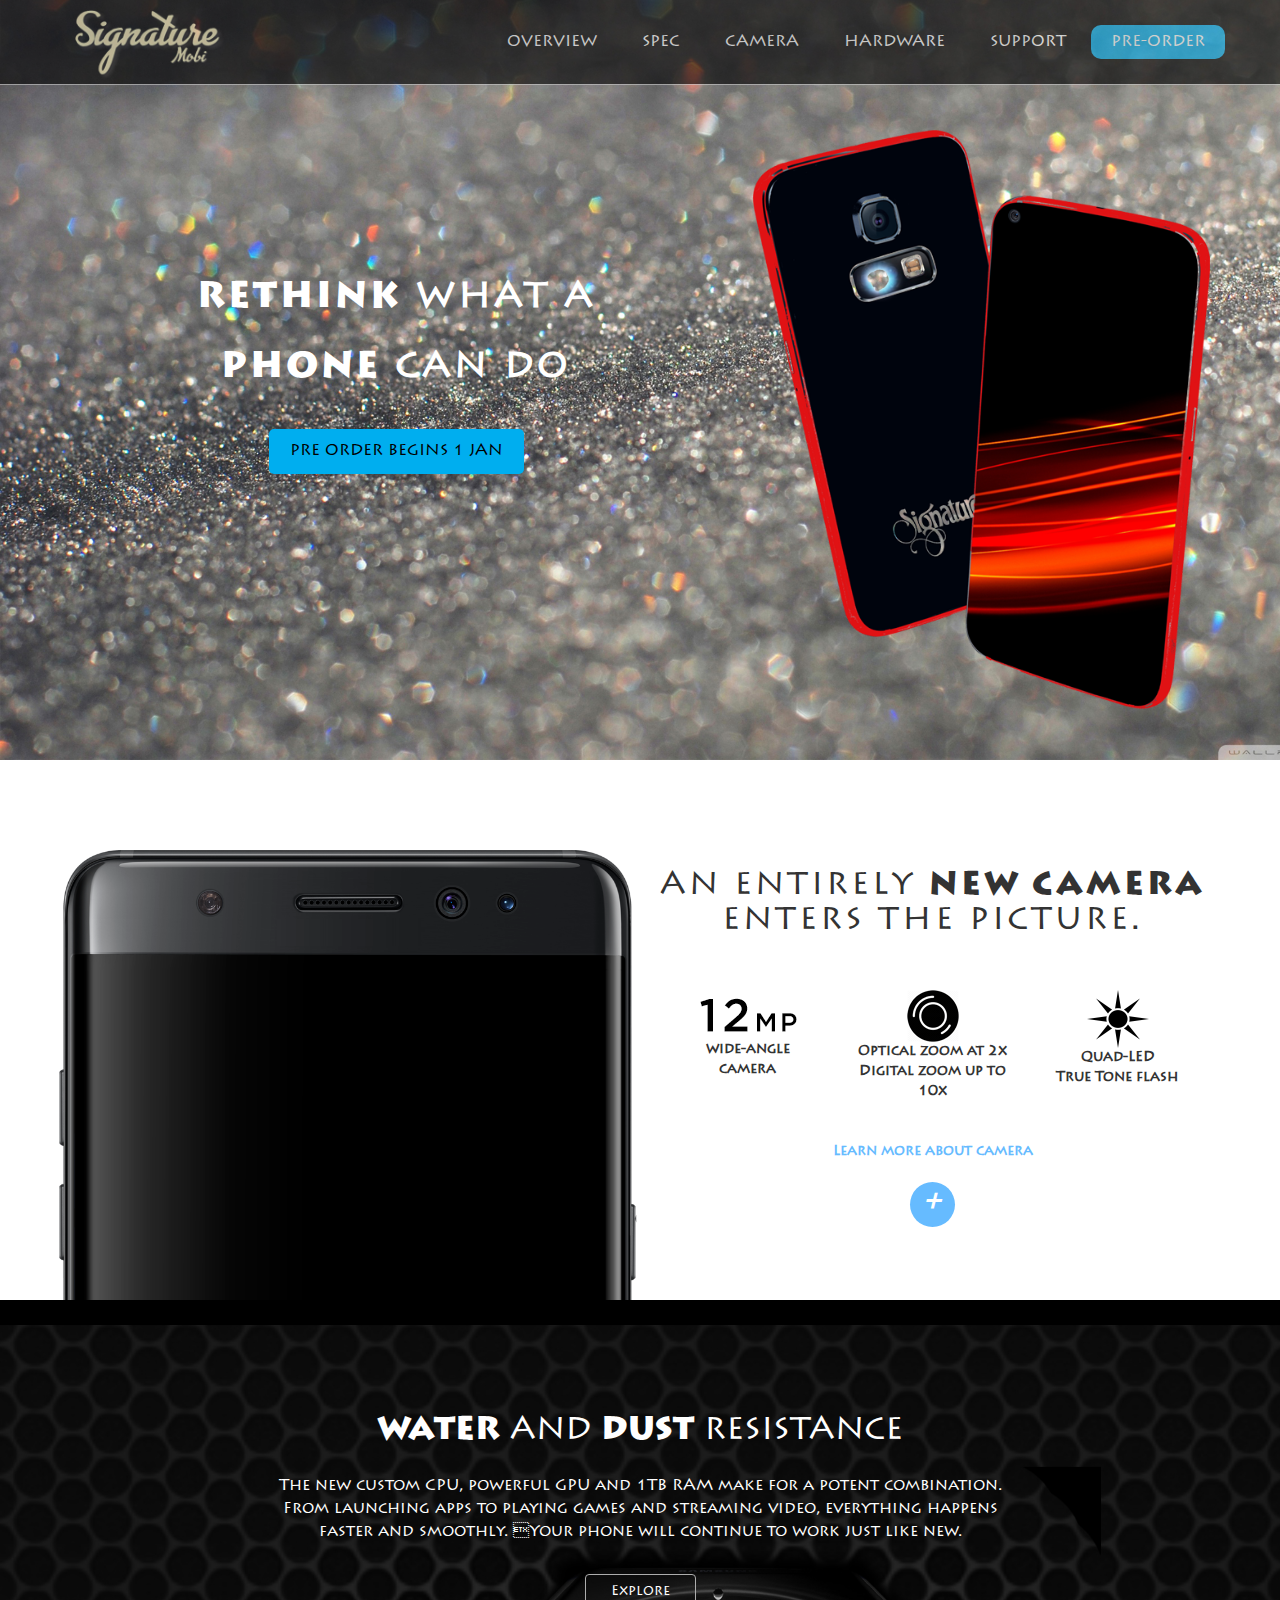
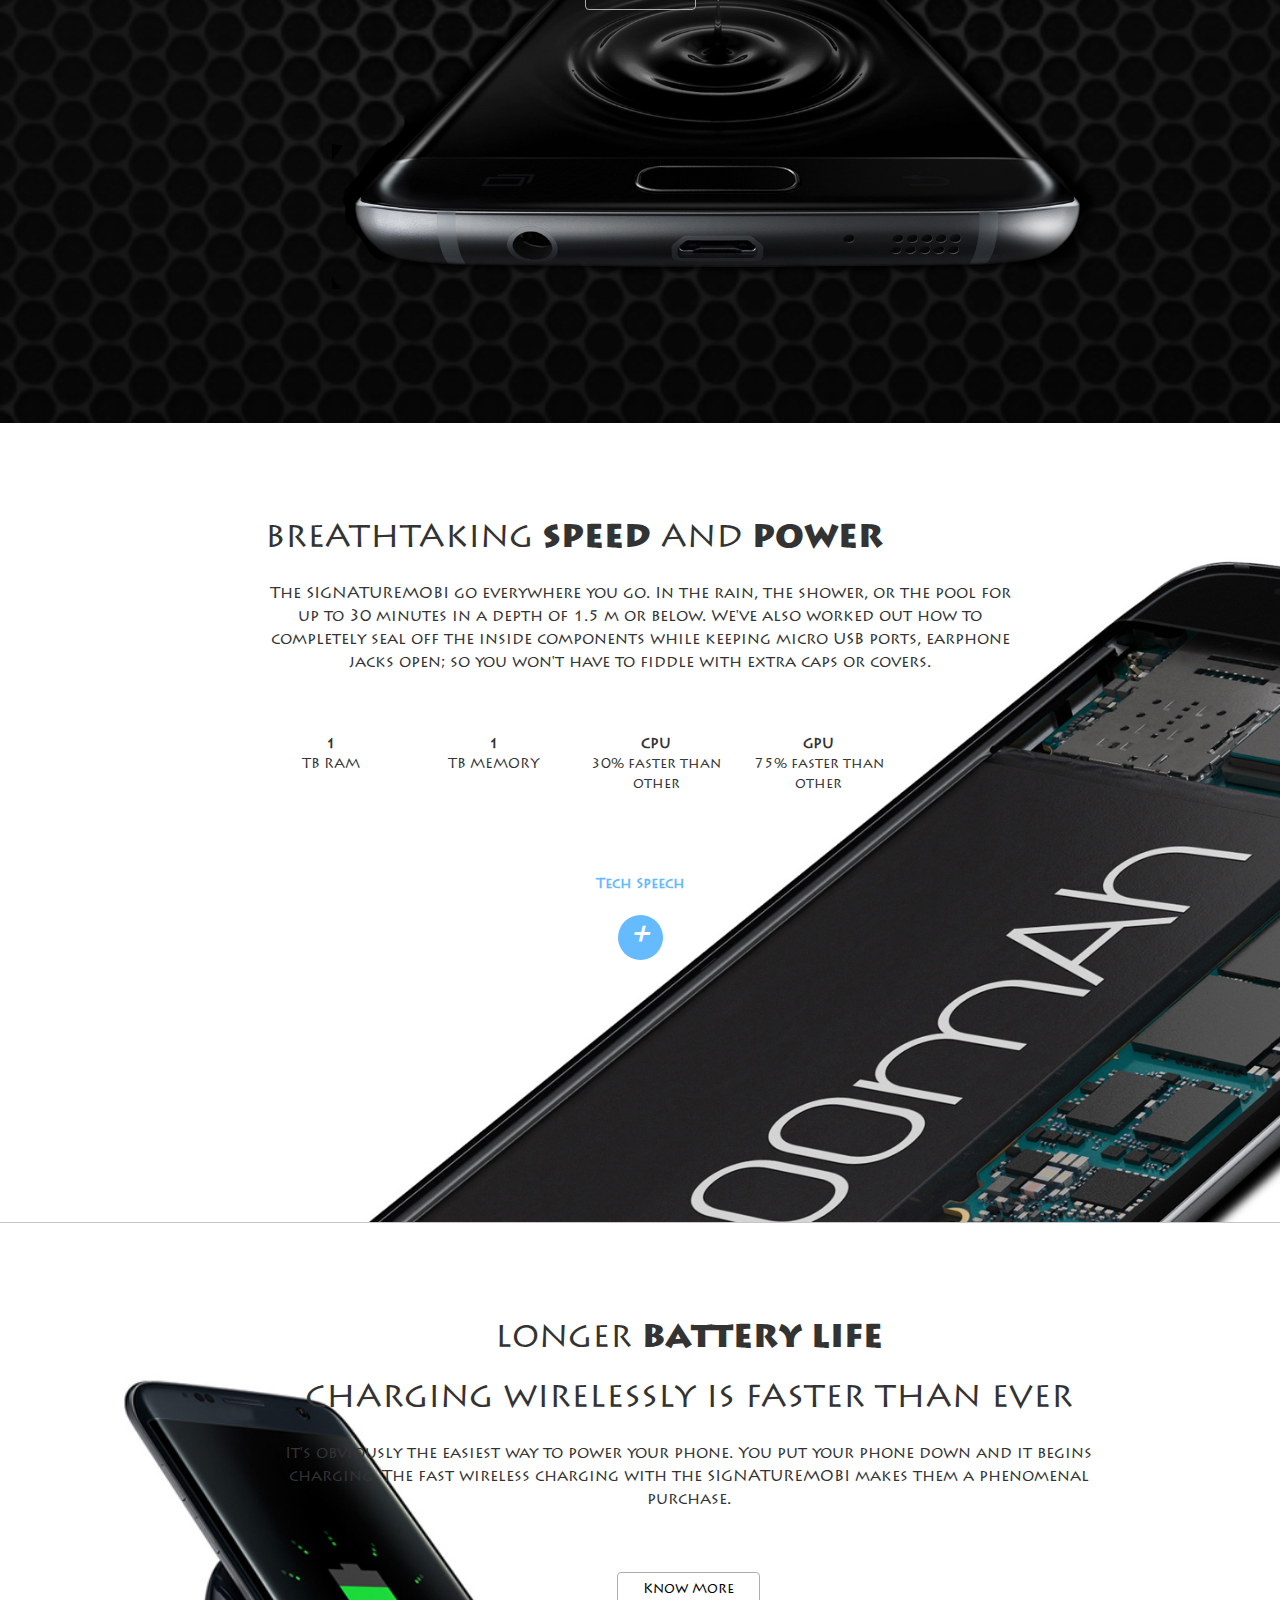
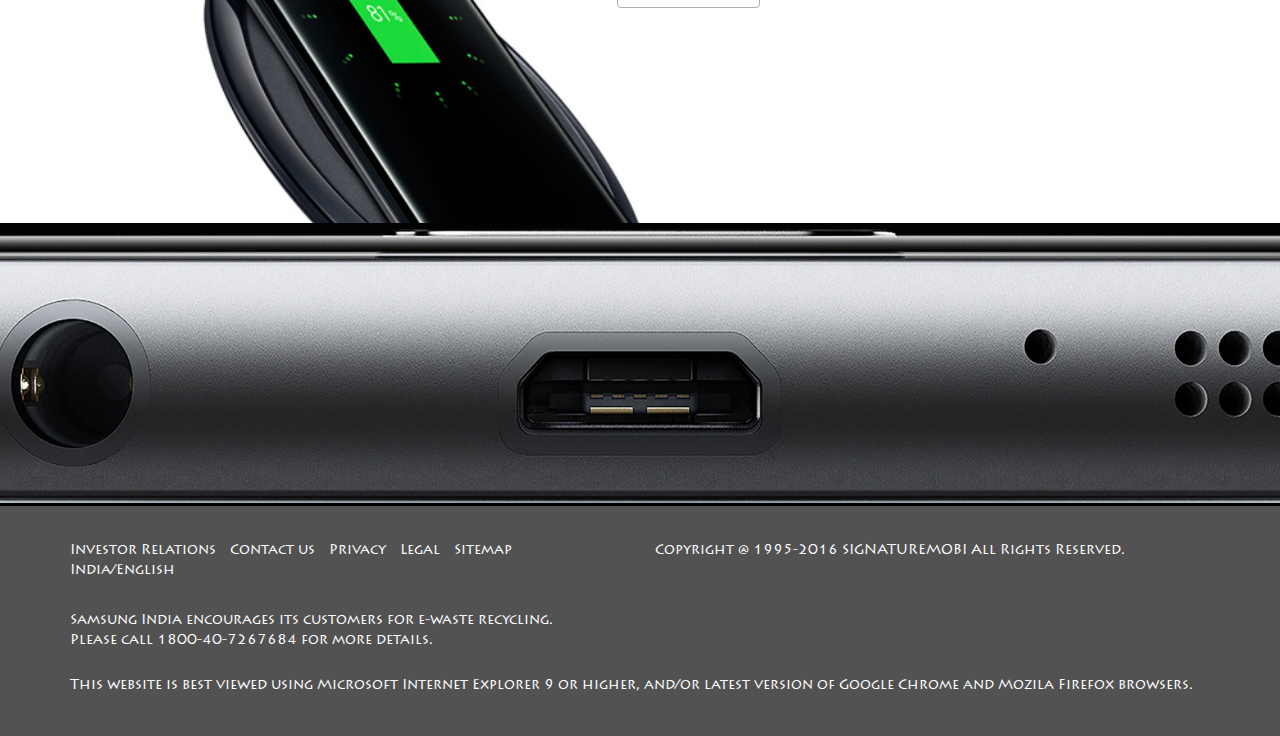
<file: v1/index.html>
<!DOCTYPE html>
<html>
<head>
	<title>Signature</title>
	<link rel="stylesheet" type="text/css" href="css/bootstrap.min.css">
	<link rel="stylesheet" type="text/css" href="css/common.css">
	<script type="text/javascript" src="js/jquery-1.12.0.min.js"></script>
	<script type="text/javascript" src="js/script.js"></script>
</head>
<body>
	<div class="wrapper">
		<section class="header-sec" id="header">			
			<header class="navbar-fixed-top affix">	
				<div class="container">			
					<div class="logo navbar-header">
						<a class="navbar-brand" href="#"><img src="images/logo.png"></a>
					</div>
					<nav class="navBar collapse navbar-collapse">
						<ul class="nav navbar-nav navbar-right">
							<li><a href="#header">OVERVIEW</a></li>
							<li><a href="#spec">SPEC</a></li>
							<li><a href="#camera">CAMERA</a></li>
							<li><a href="#hardware">HARDWARE</a></li>
							<li><a href="#support">SUPPORT</a></li>
							<li><a class="active" href="#">PRE-ORDER</a></li>
						</ul>
					</nav>
				</div>				
			</header>
								
			<div class="bnr-content">
				<div class="container">
					<div class="brr-cont row">
						<div class="bnr-cont-left col-sm-7">
							<div class="header-content">
		                        <div class="header-content-inner">
		                        	<h1><b>RETHINK</b> WHAT A <br><b>PHONE</b> CAN DO </h1>
		                        	<a href="#download" class="btn btn-outline btn-xl page-scroll">PRE order begins 1 JAN</a>
		                        </div>
		                    </div>							
						</div>
						<div class="bnr-cont-right col-sm-5">
							<img src="images/banner-mob-img.png">
						</div>
					</div>
				</div>
			</div>
		</section><!---End of Header-Sec -->

		<section class="cam-sec" id="spec">
			<div class="container">
				<div class="row">
					<div class="cam-sec-left col-md-6">
						<!-- <img src="images/mob-baner-bg2.png"> -->
					</div>
					<div class="cam-sec-right col-md-6">
						<h3>An entirely <b>new camera</b><br> enters the picture.</h3>
						<div class="cam-details clearfix">
							<div class="cam-detail-list col-md-4">
								<img src="images/pixel-icon.png">		
								<p> wide-angle <br>camera</p>						
							</div>
							<div class="cam-detail-list col-md-4">
								<img src="images/zoom-icon.png">		
								<p>Optical zoom at 2x <br>Digital zoom up to 10x</p>						
							</div>
							<div class="cam-detail-list col-md-4">
								<img src="images/led-icon.png">		
								<p>Quad-LED <br>True Tone flash</p>						
							</div>							
						</div>
						<div class="learn-more-sec">
							<a href="#">Learn more about camera <br>
								<i>+</i>
							</a>

						</div>
					</div>
				</div>
			</div>
		</section><!--- End of cam-sec -->		


		<section class="resi-sec bg-primary text-center" id="camera">
	        <div class="container">
	            <div class="row">
	                <div class="col-md-8 col-md-offset-2">
	                    <h2 class="section-heading"><b>water</b> and <b>dust</b> resistance</h2>
	                    <p>The new custom CPU, powerful GPU and 1TB RAM make for a potent combination. From launching apps to playing games and streaming video, everything happens faster and smoothly. Your phone will continue to work just like new.</p><br>
	                    <a class="btn link" href="#">Explore</a>
	                </div>
	            </div>
	        </div>
	    </section>


	    <section class="speed-sec bg-secondary text-left" id="hardware">
	        <div class="container">
	            <div class="row">
	                <div class="col-md-8 col-md-offset-2">
	                    <h2 class="section-heading">Breathtaking <b>speed</b> and <b>power</b></h2>
	                    <p class="text-center">The SIGNATUREMOBI go everywhere you go. In the rain, the shower, or the pool for up to 30 minutes in a depth of 1.5 m or below. We've also worked out how to completely seal off the inside components while keeping micro USB ports, earphone jacks open; so you won't have to fiddle with extra caps or covers.</p>
	                </div>	                
	            </div>
	            <div class="row">	            	
            		<div class="speed-test col-md-offset-2 clearfix">
	                	<div class="speed-test-list col-md-2">
	                		<b>1</b>
	                		<span>TB RAM</span>
	                	</div>
	                	<div class="speed-test-list col-md-2">
	                		<b>1</b>
	                		<span>TB MEMORY</span>
	                	</div>
	                	<div class="speed-test-list speed-test-list col-md-2">
	                		<b>CPU</b>
	                		<span>30% faster than other</span>
	                	</div>
	                	<div class="speed-test-list col-md-2">
	                		<b>GPU</b>
	                		<span>75% faster than other</span>
	                	</div>
	                </div>	            	
	            </div>

	            <div class="learn-more-sec">
					<a href="#">Tech Speech <br>
						<i>+</i>
					</a>

				</div>
	        </div>
	    </section>


	    <section class="battery-sec bg-secondary text-center" id="support">
	        <div class="container">
	            <div class="row">
	                <div class="col-md-9 col-md-offset-2">
	                    <h2 class="section-heading">Longer <b>battery life</b></h2>
	                    <h2>Charging wirelessly is faster than ever</h2>
	                    <p>It's obviously the easiest way to power your phone. You put your phone down and it begins charging. The fast wireless charging with the SIGNATUREMOBI makes them a phenomenal purchase.</p>
	                    <a class="btn link" href="#">Know More</a>
	                </div>
	            </div>
	        </div>
	    </section>

	    <section class="footer-top-sec"></section>


	    <footer class="footer-sec">
	    	<div class="container">
	    		<div class="row">
	    			<div class="col-md-6">
	    				<ul class="list-inline">
							<li><a href="#">Investor Relations</a></li>
							<li><a href="#">Contact us</a></li>
							<li><a href="#">Privacy</a></li>
							<li><a href="#">Legal</a></li>
							<li><a href="#">Sitemap</a></li>
							<li><a href="#">India/English</a></li>
						</ul>
	    			</div>
	    			<div class="col-md-6">
	    				<p>Copyright @ 1995-2016 SIGNATUREMOBI All Rights Reserved.</p>
	    			</div>
	    		</div>
	    		<p>Samsung India encourages its customers for e-waste recycling. <br>
	    			Please call 1800-40-7267684 for more details.
	    		</p>
	    		

	    		<p class="site-copyright">
	    			This website is best viewed using Microsoft Internet Explorer 9 or higher, and/or latest version of Google
	    			Chrome and Mozila Firefox browsers.
	    		</p>
	    	</div>
	    </footer>


	</div>
</body>
</html>
</file>
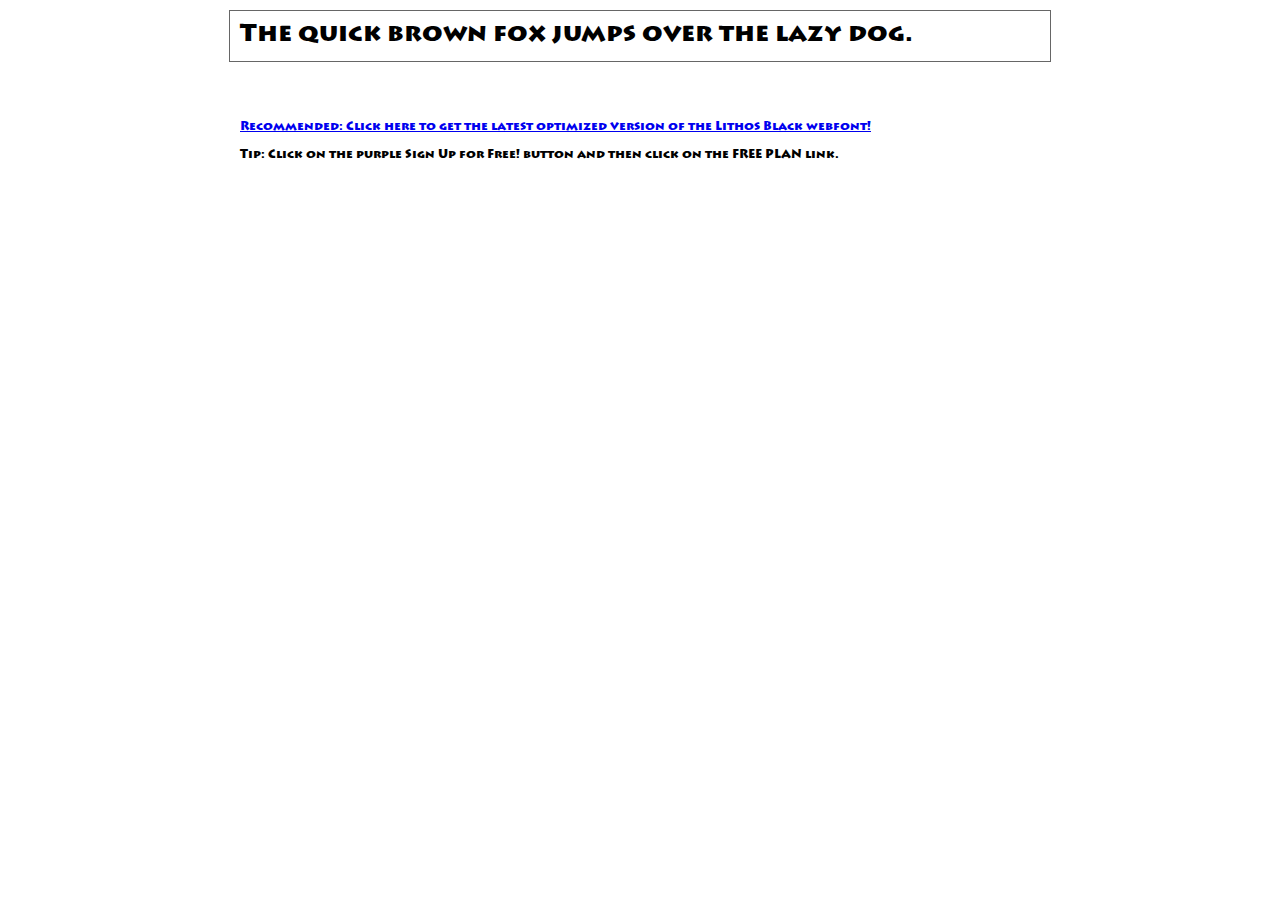
<file: v1/css/fonts/demo.html>
<!DOCTYPE html PUBLIC "-//W3C//DTD XHTML 1.0 Transitional//EN" "http://www.w3.org/TR/xhtml1/DTD/xhtml1-transitional.dtd">
<html xmlns="http://www.w3.org/1999/xhtml">
<head>
	<meta http-equiv="Content-Type" content="text/html; charset=utf-8" />
	<title>@font-face Demo</title>
	<link rel="stylesheet" href="fonts.css" type="text/css" charset="utf-8" />
	<style type="text/css">
	body {
		background-color:white;
		font-family:Verdana,Tahoma,Arial,Sans-Serif;
		color:black;
		font-size:12px;
	}

	.demo
	{
		font-family:'Conv_LithosPro-Black',Sans-Serif;
		width:800px;
		margin:10px auto;
		text-align:left;
		border:1px solid #666;
		padding:10px;
	}

	.hint
	{
		font-family:'Conv_LithosPro-Black',Sans-Serif;
		width:800px;
		margin:10px auto;
		text-align:left;
		border:1px;
		padding:10px;
	}
	</style>
</head>
<body>
	<div class="demo" style="font-size:25px">
		The quick brown fox jumps over the lazy dog.
	</div>


	<br>
	<br>
	<div class="hint">
		<a href="http://www.fonts.com/font/adobe/lithos/black/web-font?SiteId=64">Recommended: Click here to get the latest optimized version of the Lithos Black webfont!</a><br /><br />
		Tip: Click on the purple <strong>Sign Up for Free!</strong> button and then click on the <strong>FREE PLAN</strong> link.
	</div>
</body>
</html>
</file>
<file: v1/css/common.css>
@font-face {
	font-family: 'LithosPro-Regular';
	src: url('fonts/LithosPro-Regular.eot');
	src: local('☺'), url('fonts/LithosPro-Regular.woff') format('woff'), url('fonts/LithosPro-Regular.ttf') format('truetype'), url('fonts/LithosPro-Regular.svg') format('svg');
	font-weight: normal;
	font-style: normal;
}
@font-face {
	font-family: 'LithosPro-Black';
	src: url('fonts/LithosPro-Black.eot');
	src: local('☺'), url('fonts/LithosPro-Black.woff') format('woff'), url('fonts/LithosPro-Black.ttf') format('truetype'), url('fonts/LithosPro-Black.svg') format('svg');
	font-weight: normal;
	font-style: normal;
}

*{margin: 0; padding: 0;}

ul li{list-style: none;}
a{color: #fff;}
a:hover{text-decoration: none;}
.link{border: 1px solid #adadad; padding: 7px 25px;}
p{font-size: 16px;}
h1,h2,h3,h4{text-transform: uppercase;}
h1{color: #fff; letter-spacing: 3px; font-weight: bold;}
h1 b{display: inline-block; margin-bottom: 30px;font-family: 'LithosPro-Black';}
h2{font-size: 32px; margin-bottom: 25px;}
h1 b,h2 b,h3 b,h4 b{font-family: 'LithosPro-Black';}
body{font-family: 'LithosPro-Regular';}
header.affix{border-bottom: 1px solid #ccc;background: #000; opacity: .6;}
.header-sec{width: 100%; min-height: 760px; background: url(../images/banner-bg.jpg) no-repeat left top / cover;}
.header-sec .navbar-right{margin-top: 25px;}
.header-sec .navbar-right a{font-size: 16px; padding: 7px 20px;}
.header-sec .navbar-right li + li{margin-left: 5px;}
.header-sec .navbar-right a:hover, .header-sec .navbar-right a.active{color: #fff; background: #00aeef; border-radius: 10px}
.logo{width: 160px; height: 84px;}
.logo .navbar-brand{padding: 10px 5px 0;}
.brr-cont{padding: 50px 0;}
.bnr-cont-left{    padding: 130px 0; text-align: center;}
.bnr-cont-left .btn{background: #00aeef;color: #000;font-size: 16px; padding: 10px 20px; border-radius: 5px; text-transform: uppercase;}
.bnr-content{padding-top: 80px;}
.bnr-cont-right img, .cam-sec-left img{width: 100%; height: auto;}

.cam-sec{border-bottom: 15px solid #000; padding-top: 90px;}
.cam-sec-left{background: url(../images/mob-baner-bg2.png) center bottom no-repeat; background-size: contain; width: 50%; height: 450px;}
.cam-details{/*margin-bottom: 30px;*/}
.cam-sec-right h3{letter-spacing: 3px; text-align: center; font-size: 32px;margin-bottom: 50px;}
.learn-more-sec{text-align: center; margin-top: 30px;
}
.learn-more-sec a{color: #66bbff; font-size: 14px;font-weight: bold; }
.learn-more-sec a i{width: 45px; height: 45px; background: #66bbff; border-radius: 50%; display: inline-block;
    color: #fff; font-size: 28px;font-weight: bold;margin-top: 20px;}
.cam-detail-list{text-align: center;}
.cam-detail-list p{font-size: 14px; font-weight: bold;}

.resi-sec{width: 100%; min-height: 708px; background: url(../images/section-3-bg-repeat.jpg) repeat-x left top / cover; padding-top: 80px;}

.speed-sec{width: 100%; min-height: 800px; background: url(../images/section-4-bg.jpg) no-repeat right top / cover; padding-top: 80px; border-bottom: 1px solid #c6c6c6;}
.speed-test{margin-top: 50px;margin-bottom: 50px;}
.speed-test-list b, span{display: block; text-align: center;}

.battery-sec{width: 100%; min-height: 600px; background: url(../images/battery-sec.jpg) no-repeat -150px 59px / cover; padding-top: 80px;}
.battery-sec .btn.link{margin-top: 50px; color: #000;}

.footer-top-sec{width: 100%; height: 280px; background: url(../images/footer-top-bg.jpg) no-repeat left top / 100% 100%;}

.footer-sec{background: #525252; padding: 35px 0 30px; border-top: 3px solid #000;}
.footer-sec p{color: #fff; font-size: 14px;}
.footer-sec ul li a{font-size: 14px;}
.footer-sec .row{margin-bottom: 20px;}
.site-copyright{margin-top: 25px;}

@media screen and (max-width: 1023px){
	p {font-size: 14px;}
	.container{width: 100%; margin-left: 0; margin-right: 0;}

	.header-sec { min-height: 520px;}
	.logo {width: 130px;height: 74px;}
	.header-sec .navbar-right a {font-size: 12px; padding: 5px 15px;}
	.cam-sec {padding-top: 50px; padding-bottom: 30px;}
	.cam-sec-left{width: 100%; height: 450px;}

	.resi-sec {min-height: 490px;}

	.footer-sec .row { margin-bottom: 10px;}
	.site-copyright { margin-top: 15px;}
}
</file>
<file: v1/css/fonts/fonts.css>
/** Generated by FG **/
@font-face {
	font-family: 'Conv_LithosPro-Black';
	src: url('fonts/LithosPro-Black.eot');
	src: local('☺'), url('fonts/LithosPro-Black.woff') format('woff'), url('fonts/LithosPro-Black.ttf') format('truetype'), url('fonts/LithosPro-Black.svg') format('svg');
	font-weight: normal;
	font-style: normal;
}
</file>
